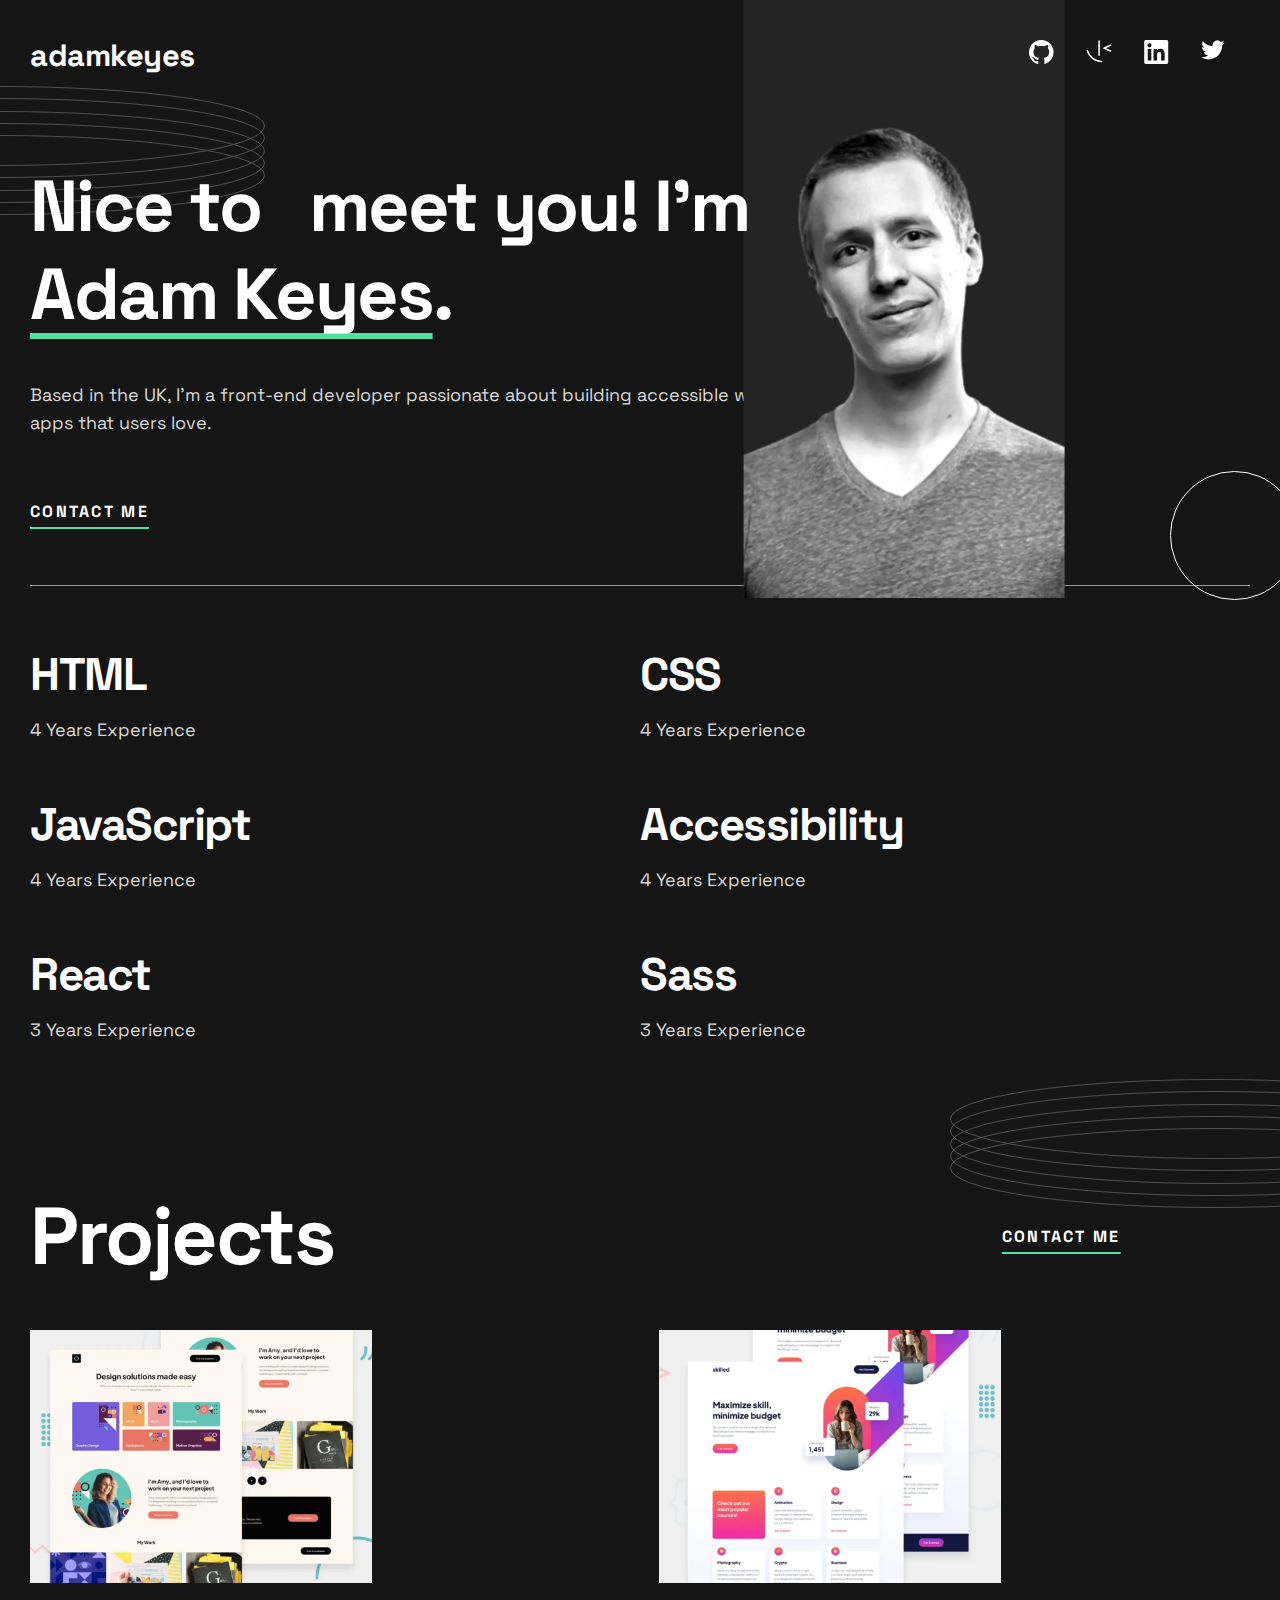
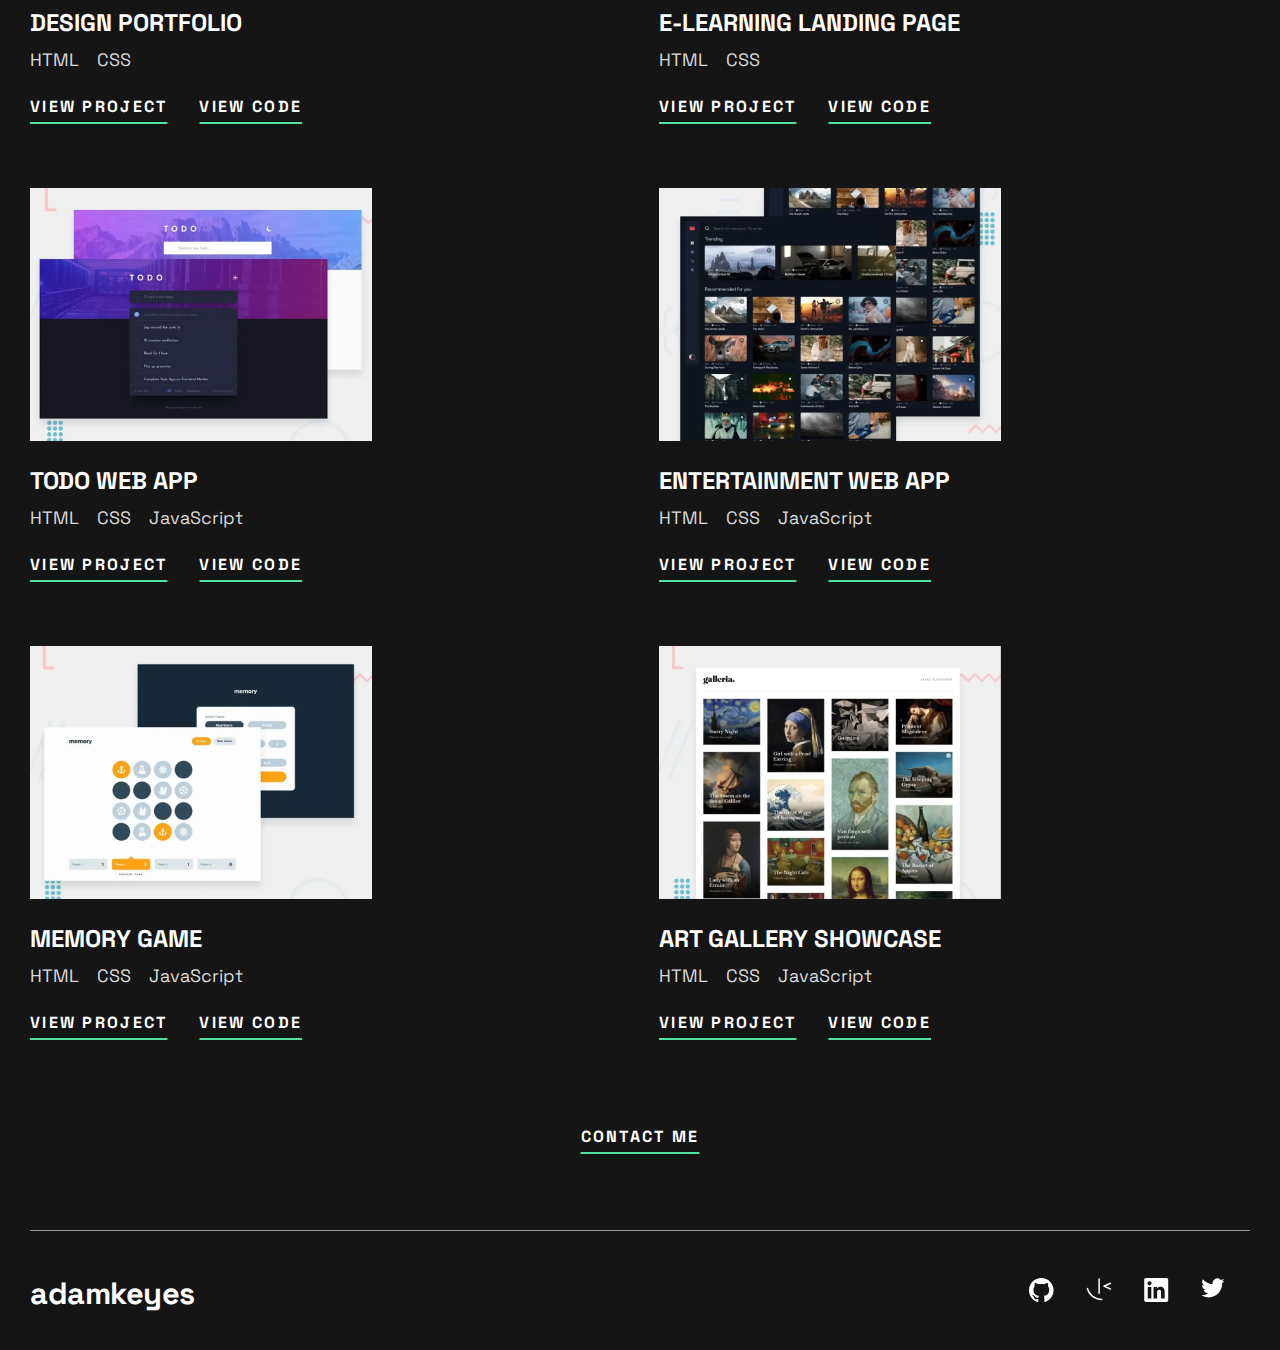
<file: index.html>
<!DOCTYPE html>
<html lang="en">
  <head>
    <meta charset="UTF-8" />
    <meta name="viewport" content="width=device-width, initial-scale=1.0" />
    <link rel="stylesheet" href="./styles.css" />
    <link
      rel="icon"
      type="image/png"
      sizes="32x32"
      href="./starter-code/assets/images/favicon-32x32.png"
    />

    <title>Frontend Mentor | Single-page developer portfolio</title>
  </head>

  <body>
    <!-- Social Links Section -->
    <section class="social-links">
      <span class="social-links__username heading-v2">adamkeyes</span>
      <ul class="social-links__social-links-container">
        <li class="social-links__link-container">
          <a class="social-links__github-link" href="#" target="_blank">
            <svg
              class="social-links__icon"
              xmlns="http://www.w3.org/2000/svg"
              width="25"
              height="24"
            >
              <path
                fill-rule="evenodd"
                d="M12.304 0C5.506 0 0 5.506 0 12.304c0 5.444 3.522 10.042 8.413 11.672.615.108.845-.261.845-.584 0-.292-.015-1.261-.015-2.291-3.091.569-3.891-.754-4.137-1.446-.138-.354-.738-1.446-1.261-1.738-.43-.23-1.046-.8-.016-.815.97-.015 1.661.892 1.892 1.261 1.107 1.86 2.876 1.338 3.584 1.015.107-.8.43-1.338.784-1.646-2.738-.307-5.598-1.368-5.598-6.074 0-1.338.477-2.446 1.26-3.307-.122-.308-.553-1.569.124-3.26 0 0 1.03-.323 3.383 1.26.985-.276 2.03-.415 3.076-.415 1.046 0 2.092.139 3.076.416 2.353-1.6 3.384-1.261 3.384-1.261.676 1.691.246 2.952.123 3.26.784.861 1.26 1.953 1.26 3.307 0 4.721-2.875 5.767-5.613 6.074.446.385.83 1.123.83 2.277 0 1.645-.015 2.968-.015 3.383 0 .323.231.708.846.584a12.324 12.324 0 0 0 8.382-11.672C24.607 5.506 19.101 0 12.304 0Z"
              />
            </svg>
          </a>
        </li>
        <li class="social-links__link-container">
          <a href="#" target="_blank">
            <svg
              class="social-links__icon"
              xmlns="http://www.w3.org/2000/svg"
              width="26"
              height="23"
            >
              <path
                d="M13.084.23a.751.751 0 0 0-.736.75v14.267a.75.75 0 1 0 1.5 0V.98a.75.75 0 0 0-.763-.75ZM24.44 4.504a.752.752 0 0 0-.284.064l-6.44 2.875a.752.752 0 0 0 0 1.37l6.44 2.884a.75.75 0 0 0 .612-1.369L19.861 8.13l4.907-2.191a.753.753 0 0 0 .38-.99.752.752 0 0 0-.708-.444ZM1.371 9.663a.752.752 0 0 0-.74.938C2.41 17.447 8.603 22.23 15.685 22.23a.75.75 0 1 0 0-1.501A14.053 14.053 0 0 1 2.083 10.225a.75.75 0 0 0-.712-.561v-.001Z"
              />
            </svg>
          </a>
        </li>
        <li class="social-links__link-container">
          <a href="#" target="_blank">
            <svg
              class="social-links__icon"
              xmlns="http://www.w3.org/2000/svg"
              width="25"
              height="24"
            >
              <path
                fill-rule="evenodd"
                d="M5.551 3.304c-1.14 0-2.067.926-2.067 2.064 0 1.14.928 2.066 2.067 2.066a2.066 2.066 0 0 0 0-4.13ZM3.767 8.998v11.453h3.562L7.33 8.998H3.767Zm5.798 0V20.45l3.554.002.002-5.668c0-1.454.253-2.941 2.132-2.941 1.851 0 1.851 1.755 1.851 3.036v5.571l3.559-.001v-6.28c0-2.834-.517-5.457-4.27-5.457-1.763 0-2.916.997-3.368 1.85h-.05V8.997h-3.41ZM22.435 24H1.982c-.976 0-1.77-.777-1.77-1.732V1.731C.212.776 1.006 0 1.982 0h20.453c.98 0 1.777.776 1.777 1.73v20.538c0 .955-.797 1.732-1.777 1.732Z"
              />
            </svg>
          </a>
        </li>
        <li class="social-links__link-container">
          <a href="#" target="_blank">
            <svg
              class="social-links__icon"
              xmlns="http://www.w3.org/2000/svg"
              width="24"
              height="20"
            >
              <path
                d="M23.492 2.705a9.563 9.563 0 0 1-2.742.751 4.788 4.788 0 0 0 2.1-2.643 9.536 9.536 0 0 1-3.033 1.159 4.778 4.778 0 0 0-8.14 4.357 13.564 13.564 0 0 1-9.844-4.99 4.774 4.774 0 0 0-.646 2.4 4.778 4.778 0 0 0 2.124 3.977 4.765 4.765 0 0 1-2.163-.598v.061a4.778 4.778 0 0 0 3.832 4.684 4.812 4.812 0 0 1-2.158.082 4.78 4.78 0 0 0 4.462 3.316 9.584 9.584 0 0 1-5.932 2.045c-.38 0-.762-.022-1.14-.067a13.508 13.508 0 0 0 7.32 2.146c8.787 0 13.59-7.277 13.59-13.589 0-.205-.004-.412-.013-.617a9.71 9.71 0 0 0 2.381-2.471l.002-.003Z"
              />
            </svg>
          </a>
        </li>
      </ul>
    </section>

    <img
      class="hero-section__pattern-rings"
      src="./starter-code/assets/images/pattern-rings.svg"
    />
    <img
      class="hero-section__pattern-circle"
      src="./starter-code/assets/images/pattern-circle.svg"
      alt=""
    />

    <main class="main-content">
      <!-- Hero Section -->
      <header class="hero-section">
        <div class="hero-section__text-content-container">
          <h1 class="hero-section__heading heading-xl">
            <span class="hero-section__heading--tablet">Nice to</span> meet you!
            I'm <span class="hero-section__heading-highlight">Adam Keyes</span>.
          </h1>
          <p class="hero-section__body body">
            Based in the UK, I'm a front-end developer passionate about building
            accessible web apps that users love.
          </p>
          <a class="hero-section__cta link" href="./contact.html">Contact me</a>
        </div>

        <picture class="hero-section__profile-picture-container">
          <source
            media="(min-width: 768px)"
            srcset="./starter-code/assets/images/image-profile-tablet.webp"
          />
          <source
            media="(min-width: 375px)"
            srcset="./starter-code/assets/images/image-profile-mobile.webp"
          />
          <img
            class="hero-section__image"
            src="./starter-code/assets/images/image-profile-desktop.webp"
            alt="Image of Adam Keyes"
          />
        </picture>
      </header>

      <!-- Experience Section-->

      <section class="experience-section">
        <div class="experience-section__skill-container">
          <h2 class="experience-section_skill-name heading-l">HTML</h2>
          <p class="experience-section__skill-experience-length body">
            4 Years Experience
          </p>
        </div>

        <div class="experience-section__skill-container">
          <h2 class="experience-section_skill-name heading-l">CSS</h2>
          <p class="experience-section__skill-experience-length body">
            4 Years Experience
          </p>
        </div>

        <div class="experience-section__skill-container">
          <h2 class="experience-section_skill-name heading-l">JavaScript</h2>
          <p class="experience-section__skill-experience-length body">
            4 Years Experience
          </p>
        </div>

        <div class="experience-section__skill-container">
          <h2 class="experience-section_skill-name heading-l">Accessibility</h2>
          <p class="experience-section__skill-experience-length body">
            4 Years Experience
          </p>
        </div>

        <div class="experience-section__skill-container">
          <h2 class="experience-section_skill-name heading-l">React</h2>
          <p class="experience-section__skill-experience-length body">
            3 Years Experience
          </p>
        </div>

        <div class="experience-section__skill-container">
          <h2 class="experience-section_skill-name heading-l">Sass</h2>
          <p class="experience-section__skill-experience-length body">
            3 Years Experience
          </p>
        </div>
      </section>

      <img
        class="experience-section__pattern-rings"
        src="./starter-code/assets/images/pattern-rings.svg"
        alt=""
      />

      <!-- Projects Section-->

      <section class="projects-section">
        <div class="projects-section__header-section">
          <h1 class="projects-section__header heading-xl">Projects</h1>
          <a class="projects-section__cta link" href="./contact.html"
            >Contact me</a
          >
        </div>

        <div class="projects-section__project-collection-container">
          <!-- Design Portfolio -->
          <div class="projects-section__single-project-container">
            <!-- Overlay -->
            <div class="projects-section__project-thumbnail-overlay">
              <a class="projects-section__live-site-link link" href="#"
                >View project</a
              >
              <a class="projects-section__repo-link link" href="">View code</a>
            </div>
            <!-- Base Thumbnail -->

            <img
              class="projects-section__project-thumbnail"
              src="./starter-code/assets/images/thumbnail-project-1-large.webp"
              alt="Thumbnail of Design Portfolio project"
            />

            <div class="projects-section__project-info-container">
              <h3 class="projects-section__project-name heading-m">
                Design portfolio
              </h3>
              <div class="projects-section__project-skill-bodys-container">
                <p class="projects-section__project-skill body">HTML</p>
                <p class="projects-section__project-skill body">CSS</p>
              </div>
              <div class="projects-section__project-links-container">
                <a class="projects-section__live-site-link link" href="#"
                  >View project</a
                >
                <a class="projects-section__repo-link link" href=""
                  >View code</a
                >
              </div>
            </div>
          </div>

          <!-- E-Learning Landing Page -->
          <div class="projects-section__single-project-container">
            <!-- Overlay -->
            <div class="projects-section__project-thumbnail-overlay">
              <a class="projects-section__live-site-link link" href="#"
                >View project</a
              >
              <a class="projects-section__repo-link link" href="">View code</a>
            </div>
            <!-- Base Thumbnail -->
            <img
              class="projects-section__project-thumbnail"
              src="./starter-code/assets/images/thumbnail-project-2-large.webp"
              alt="Thumbnail of E-learning landing page project"
            />
            <div class="projects-section__project-info-container">
              <h3 class="projects-section__project-name heading-m">
                E-learning landing page
              </h3>
              <div class="projects-section__project-skill-bodys-container">
                <p class="projects-section__project-skill body">HTML</p>
                <p class="projects-section__project-skill body">CSS</p>
              </div>
              <div class="projects-section__project-links-container">
                <a class="projects-section__live-site-link link" href="#"
                  >View project</a
                >
                <a class="projects-section__repo-link link" href=""
                  >View code</a
                >
              </div>
            </div>
          </div>

          <!-- Todo Web App -->
          <div class="projects-section__single-project-container">
            <!-- Overlay -->
            <div class="projects-section__project-thumbnail-overlay">
              <a class="projects-section__live-site-link link" href="#"
                >View project</a
              >
              <a class="projects-section__repo-link link" href="">View code</a>
            </div>
            <!-- Base Thumbnail -->
            <img
              class="projects-section__project-thumbnail"
              src="./starter-code/assets/images/thumbnail-project-3-large.webp"
              alt="Thumbnail of Todo Web App project"
            />
            <div class="projects-section__project-info-container">
              <h3 class="projects-section__project-name heading-m">
                Todo web app
              </h3>
              <div class="projects-section__project-skill-bodys-container">
                <p class="projects-section__project-skill body">HTML</p>
                <p class="projects-section__project-skill body">CSS</p>
                <p class="projects-section__project-skill body">JavaScript</p>
              </div>
              <div class="projects-section__project-links-container">
                <a class="projects-section__live-site-link link" href="#"
                  >View project</a
                >
                <a class="projects-section__repo-link link" href=""
                  >View code</a
                >
              </div>
            </div>
          </div>

          <!-- Entertainment Web App-->
          <div class="projects-section__single-project-container">
            <!-- Overlay -->
            <div class="projects-section__project-thumbnail-overlay">
              <a class="projects-section__live-site-link link" href="#"
                >View project</a
              >
              <a class="projects-section__repo-link link" href="">View code</a>
            </div>
            <!-- Base Thumbnail -->
            <img
              class="projects-section__project-thumbnail"
              src="./starter-code/assets/images/thumbnail-project-4-large.webp"
              alt="Thumbnail of Entertainment Web App project"
            />
            <div class="projects-section__project-info-container">
              <h3 class="projects-section__project-name heading-m">
                Entertainment web app
              </h3>
              <div class="projects-section__project-skill-bodys-container">
                <p class="projects-section__project-skill body">HTML</p>
                <p class="projects-section__project-skill body">CSS</p>
                <p class="projects-section__project-skill body">JavaScript</p>
              </div>
              <div class="projects-section__project-links-container">
                <a class="projects-section__live-site-link link" href="#"
                  >View project</a
                >
                <a class="projects-section__repo-link link" href=""
                  >View code</a
                >
              </div>
            </div>
          </div>

          <!-- Memory Game -->
          <div class="projects-section__single-project-container">
            <!-- Overlay -->
            <div class="projects-section__project-thumbnail-overlay">
              <a class="projects-section__live-site-link link" href="#"
                >View project</a
              >
              <a class="projects-section__repo-link link" href="">View code</a>
            </div>
            <!-- Base Thumbnail -->
            <img
              class="projects-section__project-thumbnail"
              src="./starter-code/assets/images/thumbnail-project-5-large.webp"
              alt="Thumbnail of Memory Game project"
            />
            <div class="projects-section__project-info-container">
              <h3 class="projects-section__project-name heading-m">
                Memory Game
              </h3>
              <div class="projects-section__project-skill-bodys-container">
                <p class="projects-section__project-skill body">HTML</p>
                <p class="projects-section__project-skill body">CSS</p>
                <p class="projects-section__project-skill body">JavaScript</p>
              </div>
              <div class="projects-section__project-links-container">
                <a class="projects-section__live-site-link link" href="#"
                  >View project</a
                >
                <a class="projects-section__repo-link link" href=""
                  >View code</a
                >
              </div>
            </div>
          </div>

          <!-- Art Gallery Showcase -->
          <div class="projects-section__single-project-container">
            <!-- Overlay -->
            <div class="projects-section__project-thumbnail-overlay">
              <a class="projects-section__live-site-link link" href="#"
                >View project</a
              >
              <a class="projects-section__repo-link link" href="">View code</a>
            </div>
            <!-- Base Thumbnail -->
            <img
              class="projects-section__project-thumbnail"
              src="./starter-code/assets/images/thumbnail-project-6-large.webp"
              alt="Thumbnail of Art Gallery Showcase project"
            />
            <div class="projects-section__project-info-container">
              <h3 class="projects-section__project-name heading-m">
                Art Gallery Showcase
              </h3>
              <div class="projects-section__project-skill-bodys-container">
                <p class="projects-section__project-skill body">HTML</p>
                <p class="projects-section__project-skill body">CSS</p>
                <p class="projects-section__project-skill body">JavaScript</p>
              </div>
              <div class="projects-section__project-links-container">
                <a class="projects-section__live-site-link link" href="#"
                  >View project</a
                >
                <a class="projects-section__repo-link link" href=""
                  >View code</a
                >
              </div>
            </div>
          </div>
        </div>
      </section>

      <a class="projects-section__cta link" href="./contact.html">Contact me</a>
    </main>

    <section class="social-links--footer">
      <span class="social-links__username heading-v2">adamkeyes</span>
      <ul class="social-links__social-links-container">
        <li class="social-links__link-container">
          <a class="social-links__github-link" href="#" target="_blank">
            <svg
              class="social-links__icon"
              xmlns="http://www.w3.org/2000/svg"
              width="25"
              height="24"
            >
              <path
                fill-rule="evenodd"
                d="M12.304 0C5.506 0 0 5.506 0 12.304c0 5.444 3.522 10.042 8.413 11.672.615.108.845-.261.845-.584 0-.292-.015-1.261-.015-2.291-3.091.569-3.891-.754-4.137-1.446-.138-.354-.738-1.446-1.261-1.738-.43-.23-1.046-.8-.016-.815.97-.015 1.661.892 1.892 1.261 1.107 1.86 2.876 1.338 3.584 1.015.107-.8.43-1.338.784-1.646-2.738-.307-5.598-1.368-5.598-6.074 0-1.338.477-2.446 1.26-3.307-.122-.308-.553-1.569.124-3.26 0 0 1.03-.323 3.383 1.26.985-.276 2.03-.415 3.076-.415 1.046 0 2.092.139 3.076.416 2.353-1.6 3.384-1.261 3.384-1.261.676 1.691.246 2.952.123 3.26.784.861 1.26 1.953 1.26 3.307 0 4.721-2.875 5.767-5.613 6.074.446.385.83 1.123.83 2.277 0 1.645-.015 2.968-.015 3.383 0 .323.231.708.846.584a12.324 12.324 0 0 0 8.382-11.672C24.607 5.506 19.101 0 12.304 0Z"
              />
            </svg>
          </a>
        </li>
        <li class="social-links__link-container">
          <a href="#" target="_blank">
            <svg
              class="social-links__icon"
              xmlns="http://www.w3.org/2000/svg"
              width="26"
              height="23"
            >
              <path
                d="M13.084.23a.751.751 0 0 0-.736.75v14.267a.75.75 0 1 0 1.5 0V.98a.75.75 0 0 0-.763-.75ZM24.44 4.504a.752.752 0 0 0-.284.064l-6.44 2.875a.752.752 0 0 0 0 1.37l6.44 2.884a.75.75 0 0 0 .612-1.369L19.861 8.13l4.907-2.191a.753.753 0 0 0 .38-.99.752.752 0 0 0-.708-.444ZM1.371 9.663a.752.752 0 0 0-.74.938C2.41 17.447 8.603 22.23 15.685 22.23a.75.75 0 1 0 0-1.501A14.053 14.053 0 0 1 2.083 10.225a.75.75 0 0 0-.712-.561v-.001Z"
              />
            </svg>
          </a>
        </li>
        <li class="social-links__link-container">
          <a href="#" target="_blank">
            <svg
              class="social-links__icon"
              xmlns="http://www.w3.org/2000/svg"
              width="25"
              height="24"
            >
              <path
                fill-rule="evenodd"
                d="M5.551 3.304c-1.14 0-2.067.926-2.067 2.064 0 1.14.928 2.066 2.067 2.066a2.066 2.066 0 0 0 0-4.13ZM3.767 8.998v11.453h3.562L7.33 8.998H3.767Zm5.798 0V20.45l3.554.002.002-5.668c0-1.454.253-2.941 2.132-2.941 1.851 0 1.851 1.755 1.851 3.036v5.571l3.559-.001v-6.28c0-2.834-.517-5.457-4.27-5.457-1.763 0-2.916.997-3.368 1.85h-.05V8.997h-3.41ZM22.435 24H1.982c-.976 0-1.77-.777-1.77-1.732V1.731C.212.776 1.006 0 1.982 0h20.453c.98 0 1.777.776 1.777 1.73v20.538c0 .955-.797 1.732-1.777 1.732Z"
              />
            </svg>
          </a>
        </li>
        <li class="social-links__link-container">
          <a href="#" target="_blank">
            <svg
              class="social-links__icon"
              xmlns="http://www.w3.org/2000/svg"
              width="24"
              height="20"
            >
              <path
                d="M23.492 2.705a9.563 9.563 0 0 1-2.742.751 4.788 4.788 0 0 0 2.1-2.643 9.536 9.536 0 0 1-3.033 1.159 4.778 4.778 0 0 0-8.14 4.357 13.564 13.564 0 0 1-9.844-4.99 4.774 4.774 0 0 0-.646 2.4 4.778 4.778 0 0 0 2.124 3.977 4.765 4.765 0 0 1-2.163-.598v.061a4.778 4.778 0 0 0 3.832 4.684 4.812 4.812 0 0 1-2.158.082 4.78 4.78 0 0 0 4.462 3.316 9.584 9.584 0 0 1-5.932 2.045c-.38 0-.762-.022-1.14-.067a13.508 13.508 0 0 0 7.32 2.146c8.787 0 13.59-7.277 13.59-13.589 0-.205-.004-.412-.013-.617a9.71 9.71 0 0 0 2.381-2.471l.002-.003Z"
              />
            </svg>
          </a>
        </li>
      </ul>
    </section>
  </body>
</html>
</file>
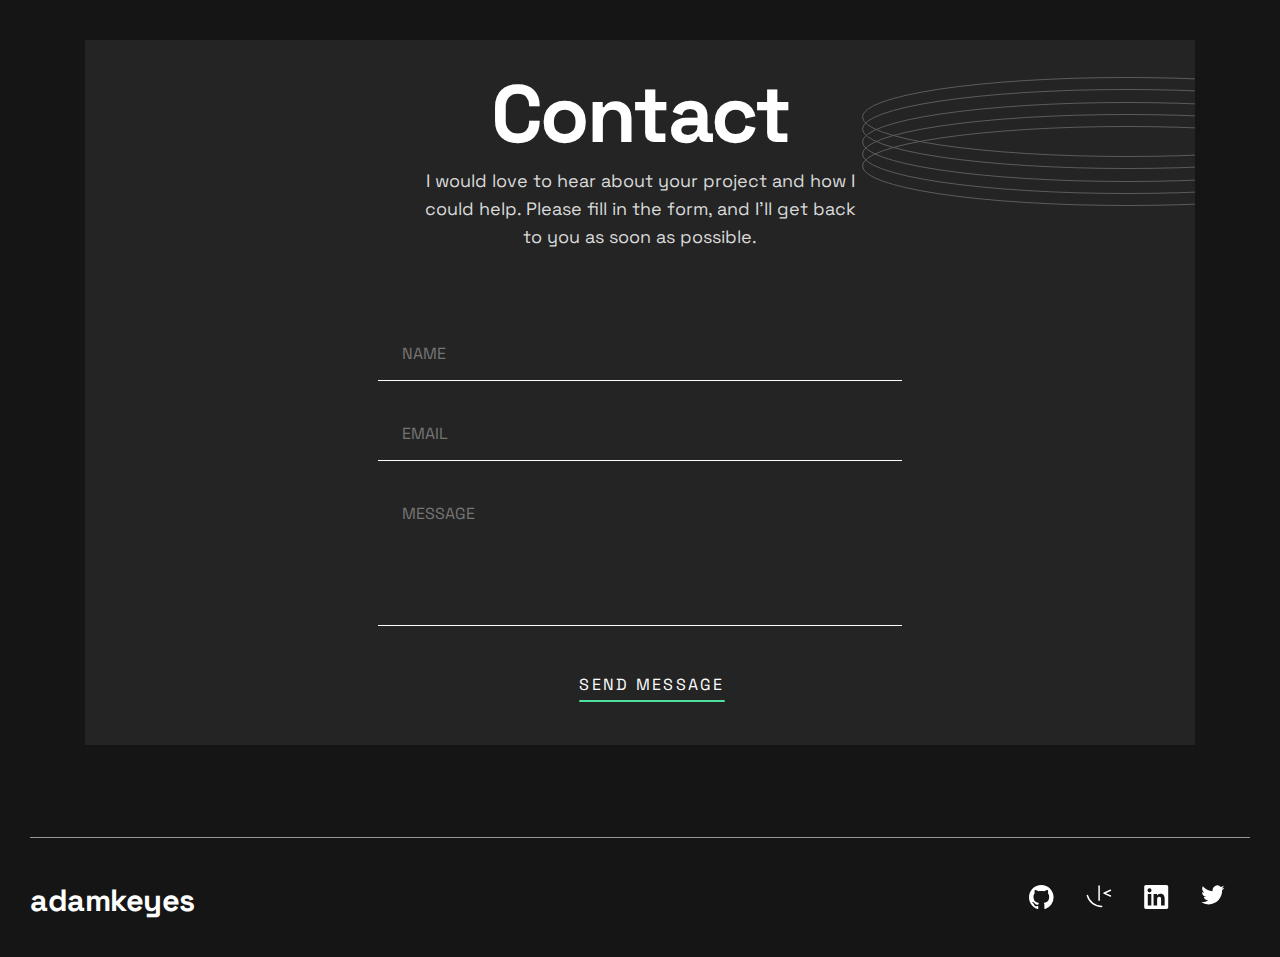
<file: contact.html>
<!DOCTYPE html>
<html lang="en">
  <head>
    <meta name="viewport" content="initial-scale=1.0, width=device-width" />
    <meta charset="UTF-8" />
    <title>Frontend Mentor | Contact Page</title>
    <script src="./script.js" defer></script>
    <link
      rel="favicon"
      type="image/png"
      href="./starter-code/assets/images/favicon-32x32.png"
      sizes="32x32"
    />
    <link rel="stylesheet" href="./styles.css" />
  </head>

  <body>
    <main class="contact-section">
      <div class="contact-section__text-container">
        <h1 class="contact-section__heading heading-xl">Contact</h1>
        <p class="contact-section__body body">
          I would love to hear about your project and how I could help. Please
          fill in the form, and I’ll get back to you as soon as possible.
        </p>
      </div>

      <img
        class="contact-section__pattern-rings"
        src="./starter-code/assets/images/pattern-rings.svg"
        alt="Invalid format alert"
      />

      <!-- Form Section -->

      <form
        id="form"
        class="contact-section__form"
        action="./index.html"
        method="post"
      >
        <div class="contact-section__form-input-container--name">
          <input
            id="name"
            class="contact-section__form-input"
            name="name"
            type="text"
            placeholder="NAME"
          />
          <img
            class="contact-section__form-error-icon error"
            src="./starter-code/assets/images/Group 25.svg"
            alt="Invalid format alert"
          />
          <p class="contact-section__form-error-message error error-text">
            Sorry, invalid format here
          </p>
        </div>
        <br />
        <div class="contact-section__form-input-container--email">
          <input
            id="email"
            class="contact-section__form-input"
            name="email"
            type="text"
            placeholder="EMAIL"
          />
          <img
            class="contact-section__form-error-icon error"
            src="./starter-code/assets/images/Group 25.svg"
            alt="Invalid format alert"
          />
          <p class="contact-section__form-error-message error-text error">
            Sorry, invalid format here
          </p>
        </div>
        <br />
        <div class="contact-section__form-input-container--message">
          <textarea
            id="message"
            class="contact-section__form-input"
            name="message"
            id="message"
            placeholder="MESSAGE"
          ></textarea>
          <img
            class="contact-section__form-error-icon error"
            src="./starter-code/assets/images/Group 25.svg"
            alt="Invalid format alert"
          />
          <p class="contact-section__form-error-message error-text error">
            Sorry, invalid format here
          </p>
        </div>

        <br />
        <button
          id="submit"
          class="contact-section__form-input link"
          type="submit"
          name="sumbit"
          id="submit"
        >
          Send Message
        </button>
      </form>
    </main>

    <footer class="contact-page__footer">
      <section class="social-links--footer">
        <span class="social-links__username heading-v2">adamkeyes</span>
        <ul class="social-links__social-links-container">
          <li class="social-links__link-container">
            <a class="social-links__github-link" href="#" target="_blank">
              <svg
                class="social-links__icon"
                xmlns="http://www.w3.org/2000/svg"
                width="25"
                height="24"
              >
                <path
                  fill-rule="evenodd"
                  d="M12.304 0C5.506 0 0 5.506 0 12.304c0 5.444 3.522 10.042 8.413 11.672.615.108.845-.261.845-.584 0-.292-.015-1.261-.015-2.291-3.091.569-3.891-.754-4.137-1.446-.138-.354-.738-1.446-1.261-1.738-.43-.23-1.046-.8-.016-.815.97-.015 1.661.892 1.892 1.261 1.107 1.86 2.876 1.338 3.584 1.015.107-.8.43-1.338.784-1.646-2.738-.307-5.598-1.368-5.598-6.074 0-1.338.477-2.446 1.26-3.307-.122-.308-.553-1.569.124-3.26 0 0 1.03-.323 3.383 1.26.985-.276 2.03-.415 3.076-.415 1.046 0 2.092.139 3.076.416 2.353-1.6 3.384-1.261 3.384-1.261.676 1.691.246 2.952.123 3.26.784.861 1.26 1.953 1.26 3.307 0 4.721-2.875 5.767-5.613 6.074.446.385.83 1.123.83 2.277 0 1.645-.015 2.968-.015 3.383 0 .323.231.708.846.584a12.324 12.324 0 0 0 8.382-11.672C24.607 5.506 19.101 0 12.304 0Z"
                />
              </svg>
            </a>
          </li>
          <li class="social-links__link-container">
            <a href="#" target="_blank">
              <svg
                class="social-links__icon"
                xmlns="http://www.w3.org/2000/svg"
                width="26"
                height="23"
              >
                <path
                  d="M13.084.23a.751.751 0 0 0-.736.75v14.267a.75.75 0 1 0 1.5 0V.98a.75.75 0 0 0-.763-.75ZM24.44 4.504a.752.752 0 0 0-.284.064l-6.44 2.875a.752.752 0 0 0 0 1.37l6.44 2.884a.75.75 0 0 0 .612-1.369L19.861 8.13l4.907-2.191a.753.753 0 0 0 .38-.99.752.752 0 0 0-.708-.444ZM1.371 9.663a.752.752 0 0 0-.74.938C2.41 17.447 8.603 22.23 15.685 22.23a.75.75 0 1 0 0-1.501A14.053 14.053 0 0 1 2.083 10.225a.75.75 0 0 0-.712-.561v-.001Z"
                />
              </svg>
            </a>
          </li>
          <li class="social-links__link-container">
            <a href="#" target="_blank">
              <svg
                class="social-links__icon"
                xmlns="http://www.w3.org/2000/svg"
                width="25"
                height="24"
              >
                <path
                  fill-rule="evenodd"
                  d="M5.551 3.304c-1.14 0-2.067.926-2.067 2.064 0 1.14.928 2.066 2.067 2.066a2.066 2.066 0 0 0 0-4.13ZM3.767 8.998v11.453h3.562L7.33 8.998H3.767Zm5.798 0V20.45l3.554.002.002-5.668c0-1.454.253-2.941 2.132-2.941 1.851 0 1.851 1.755 1.851 3.036v5.571l3.559-.001v-6.28c0-2.834-.517-5.457-4.27-5.457-1.763 0-2.916.997-3.368 1.85h-.05V8.997h-3.41ZM22.435 24H1.982c-.976 0-1.77-.777-1.77-1.732V1.731C.212.776 1.006 0 1.982 0h20.453c.98 0 1.777.776 1.777 1.73v20.538c0 .955-.797 1.732-1.777 1.732Z"
                />
              </svg>
            </a>
          </li>
          <li class="social-links__link-container">
            <a href="#" target="_blank">
              <svg
                class="social-links__icon"
                xmlns="http://www.w3.org/2000/svg"
                width="24"
                height="20"
              >
                <path
                  d="M23.492 2.705a9.563 9.563 0 0 1-2.742.751 4.788 4.788 0 0 0 2.1-2.643 9.536 9.536 0 0 1-3.033 1.159 4.778 4.778 0 0 0-8.14 4.357 13.564 13.564 0 0 1-9.844-4.99 4.774 4.774 0 0 0-.646 2.4 4.778 4.778 0 0 0 2.124 3.977 4.765 4.765 0 0 1-2.163-.598v.061a4.778 4.778 0 0 0 3.832 4.684 4.812 4.812 0 0 1-2.158.082 4.78 4.78 0 0 0 4.462 3.316 9.584 9.584 0 0 1-5.932 2.045c-.38 0-.762-.022-1.14-.067a13.508 13.508 0 0 0 7.32 2.146c8.787 0 13.59-7.277 13.59-13.589 0-.205-.004-.412-.013-.617a9.71 9.71 0 0 0 2.381-2.471l.002-.003Z"
                />
              </svg>
            </a>
          </li>
        </ul>
      </section>
    </footer>
  </body>
</html>
</file>
<file: styles.css>
* {
  box-sizing: border-box;
  margin: 0;
  padding: 0;
  text-decoration: none;
  color: white;
}

/* Colour Styles */
:root {
  --black: #151515;
  --neon: #4ee1a0;
  --slate-gray: #242424;
  --gray: #d9d9d9;
  --white: #fff;
  --dark-gray: #979797;
  --error-color: #ff6f5b;
}

/* Typography */

@font-face {
  font-family: "Space Grotesk";
  src: url(./starter-code/assets/fonts/SpaceGrotesk-VariableFont_wght.ttf);
}

.heading-xl {
  font-size: clamp(2.5rem, 1.444rem + 4.507vw, 5.5rem);
  font-family: "Space Grotesk";
  line-height: 5.5rem;
  font-weight: 700;
  letter-spacing: -0.15625rem;
}

.heading-l {
  font-family: "Space Grotesk";
  font-size: clamp(2rem, 1.648rem + 1.502vw, 3rem);
  line-height: 3.5rem;
  letter-spacing: -0.09375rem;
  font-weight: 700;
}

.heading-v2 {
  font-family: "Space Grotesk";
  font-size: clamp(1.5rem, 1.324rem + 0.751vw, 2rem);
  line-height: 2rem;
  letter-spacing: -0.0275rem;
  font-weight: 700;
}

.heading-m {
  font-family: "Space Grotesk";
  font-size: 1.5rem;
  line-height: 2rem;
  letter-spacing: 0;
  font-weight: 700;
}

.body {
  font-family: "Space Grotesk";
  font-size: 1.125rem;
  font-weight: 400;
  line-height: 1.75rem;
  letter-spacing: 0;
  color: var(--gray);
}

.link {
  font-family: "Space Grotesk";
  text-wrap: nowrap;
  font-size: 1rem;
  font-weight: 700;
  line-height: 1.625rem;
  letter-spacing: 0.143125rem;
  text-decoration: underline var(--neon) solid;
  text-decoration-skip-ink: none;
  text-underline-offset: 0.625rem;
  text-decoration-thickness: 2px;
  text-transform: uppercase;
  transition: color 0.3s ease 0s;
}

.error-text {
  font-size: 0.75rem;
  color: var(--error-color);
  font-family: "Space Grotesk";
  line-height: 1rem;
  letter-spacing: -0.17px;
}

.link:hover,
.link:focus {
  color: var(--neon);
  cursor: pointer;
}

/* Layout Design */
html {
  overflow-x: hidden;
}

body {
  overflow-x: hidden;
  display: flex;
  flex-flow: column nowrap;
  justify-content: center;
  align-items: center;
  position: relative;
  background-color: var(--black);
  width: 100%;
  padding: 2.5rem 11.458333333333333%;
}

/* Social Links Design */

.social-links--footer {
  border-top: solid var(--dark-gray) 1px;
  padding-top: 2.9375rem;
}

.social-links,
.social-links--footer {
  width: 100%;
  display: flex;
  justify-content: space-between;
}

.social-links__social-links-container {
  display: flex;
  column-gap: 2rem;
  list-style-type: none;
  padding-right: 2.059027777777778%;
  z-index: 1;
}

.social-links__icon {
  fill: var(--white);
  transition: fill 0.25s ease 0s;
}

.social-links__icon:hover {
  fill: var(--neon);
}

/* Main Content */

.main-content {
  overflow-x: hidden;
  width: 100%;
}

/* Hero Section */

.hero-section {
  margin-top: 7.9375rem;
  min-height: max-content;
  max-width: 100%;
}

.hero-section__pattern-circle {
  position: absolute;
  top: 32.5625rem;
  left: 53.19444444444444%;
  z-index: 1;
}

.hero-section__pattern-rings {
  position: absolute;
  top: 8.3125rem;
  left: -6.25rem;
}

.hero-section__text-content-container {
  inline-size: 63.6036036036036%;
  block-size: fit-content;
  display: flex;
  flex-flow: column nowrap;
  align-items: flex-start;
  justify-content: flex-start;
}

.hero-section__heading {
  z-index: 1;
}

.hero-section__heading-highlight {
  text-decoration: underline var(--neon) solid;
  text-decoration-skip-ink: none;
  text-underline-offset: 0.9rem;
  text-decoration-thickness: 6px;
}

.hero-section__body {
  margin: 2.6875rem 0 4.125rem;
  block-size: 5.25rem;
  inline-size: 63.03116147308782%;
}

.hero-section__image {
  block-size: 45rem;
  width: 28.4375rem;
  position: absolute;
  top: 0;
  left: 57.63888888888889%;
}

/* Experience Section */

.experience-section {
  border-top: solid var(--dark-gray) 1px;
  margin-top: 16.5rem;
  margin-bottom: 8.75rem;
  padding-top: 4.5rem;
  padding-right: 7.4375rem;
  display: grid;
  grid-template-columns: repeat(3, 1fr);
  grid-template-rows: repeat(2, auto);
  gap: 3.625rem 5.9375rem;
}

.experience-section__pattern-rings {
  position: absolute;
  top: 70rem;
  left: 79.79166666666667%;
  z-index: 2;
}

.experience-section__skill-container {
  display: flex;
  flex-flow: column nowrap;
  row-gap: 0.875rem;
}

.experience-section__skill-name {
  color: var(--white);
}

/* Projects Section */

.projects-section {
  display: flex;
  flex-direction: column;
}

.projects-section__header-section {
  display: flex;
  justify-content: space-between;
  align-items: center;
  column-gap: 59.0990990990991%;
}

.projects-section__project-collection-container {
  display: grid;
  width: 100%;
  justify-content: space-around;
  grid-template-columns: repeat(2, 1fr);
  grid-template-rows: repeat(3, 30.4375rem);
  gap: 4.3125rem 2.702702702702703%;
}

.projects-section__single-project-container {
  block-size: 100%;
  position: relative;
}

.projects-section__project-links-container {
  display: none;
}

.projects-section__project-thumbnail-overlay {
  display: flex;
  flex-direction: column;
  justify-content: center;
  align-items: center;
  row-gap: 3rem;
  position: absolute;
  top: 0;
  left: 0;
  opacity: 0;
  height: 82.13552361396304%;
  width: 100%;
  background-color: var(--black);
  z-index: 1;
  transition: opacity 0.3s ease 0s;
}

.projects-section__project-thumbnail-overlay:hover,
.projects-section__project-thumbnail-overlay:focus {
  opacity: 0.85;
}

.projects-section__project-thumbnail {
  max-height: 82.13552361396304%;
  width: auto;
}

.projects-section__project-info-container {
  padding-top: 1.25rem;
}

.projects-section__project-name {
  text-transform: uppercase;
}

.projects-section__project-skill-bodys-container {
  display: flex;
  padding-top: 7px;
  column-gap: 1.125rem;
}

.projects-section__cta {
  display: block;
  margin: 5rem auto;
  text-align: center;
  width: fit-content;
}

/* Contact Page */

.contact-section {
  position: relative;
  display: flex;
  flex-direction: row;
  justify-content: space-between;
  background-color: var(--slate-gray);
  width: 69.375rem;
  padding: 5.25rem 5.864864864864865% 5.75rem;
  margin-bottom: 5.75rem;
  overflow-x: hidden;
  column-gap: 19.81981981981982%;
}

.contact-section__pattern-rings {
  position: absolute;
  left: -12.8125rem;
  top: 68.444444444444444%;
}

.contact-section__text-container {
  display: inline-flex;
  row-gap: 2.25rem;
  width: 50%;
  flex-flow: column wrap;
  justify-content: flex-start;
  align-items: flex-start;
}

.contact-section__body {
  inline-size: 27.8125rem;
}

.contact-section__form {
  display: inline-flex;
  flex-direction: column;
  width: 50%;
}

.contact-section__form-input-container--name,
.contact-section__form-input-container--message,
.contact-section__form-input-container--email {
  min-width: 100%;
  position: relative;
}

.error {
  visibility: hidden;
  border-bottom-color: var(--error-color);
}

.contact-section__form-error-icon {
  position: absolute;
  right: 0;
  top: 0;
}

.contact-section__form-error-message {
  margin-left: 58%;
  padding-top: 0.5rem;
}

.contact-section__form-input {
  background-color: transparent;
  width: 100%;
  border-top: none;
  border-right: none;
  border-left: none;
  border-bottom-width: 1px;
  padding-bottom: 1rem;
  padding-left: 1.5rem;
  border-bottom-color: var(--white);
  font-family: "Space Grotesk";
  font-weight: 400;
  font-size: 1rem;
  transition: all 0.6s ease 0s;
}

.contact-section__form-input:focus {
  outline: none;
}

.contact-section__form-input[name="message"] {
  padding-bottom: 5rem;
  border-bottom-color: var(--white);
  resize: none;
}

.contact-section__form-input[type="submit"] {
  border: none;
  align-self: end;
}

.contact-page__footer {
  width: 100%;
}

/* Tablet Media Queries */

@media only screen and (min-width: 26.5625em) and (max-width: 80em) {
  /* Body Layout */

  body {
    padding-inline: 1.875rem;
  }

  /* Hero Section */

  .hero-section {
    margin-top: 5.625rem;
  }

  .hero-section__pattern-circle {
    left: 91.40625%;
    top: 29.437rem;
  }

  .hero-section__pattern-rings {
    top: 5.375rem;
    left: -16.5625rem;
  }

  .hero-section__image {
    width: 20.125rem;
    height: auto;
    left: 58.03125%;
  }

  .hero-section__text-content-container {
    max-inline-size: 62.85310734463277%;
  }

  .hero-section__heading {
    font-size: 4.5rem;
    letter-spacing: -0.128125rem;
    inline-size: 100%;
    text-wrap: wrap;
  }

  .hero-section__heading--tablet {
    padding-right: 2rem;
  }

  .hero-section__body {
    inline-size: 98.37667384690547%;
    margin-bottom: 2.125rem;
  }

  /* Experience Section */

  .experience-section {
    margin-top: 3.75rem;
    grid-template-columns: repeat(2, 1fr);
    grid-template-rows: repeat(3, 3fr);
    gap: 3.25rem 0;
    padding-right: 0;
    padding-top: 3.75rem;
    margin-bottom: 6.25rem;
  }

  .experience-section__pattern-rings {
    top: 67.4375rem;
    left: 74.21875%;
  }

  /* Projects Section */

  .projects-section__header-section {
    column-gap: 44.2090395480226%;
  }

  .projects-section__single-project-container {
    max-height: 24.875rem;
  }

  .projects-section__project-thumbnail-overlay {
    display: none;
  }

  .projects-section__project-collection-container {
    grid-template-rows: repeat(3, 24.875rem);
    gap: 3.75rem 3.107344632768362%;
  }

  .projects-section__project-links-container {
    display: flex;
    column-gap: 2rem;
    margin-top: 1.25rem;
  }

  .project-section__thumbnail-container {
    width: fit-content;
    height: auto;
  }

  .projects-section__project-thumbnail {
    width: auto;
    height: 15.8125rem;
  }

  /* Contact Section */

  .contact-section {
    max-width: 95%;
    flex-flow: column nowrap;
    align-items: center;
    justify-content: center;
    row-gap: 5.8rem;
    padding: 2.5%;
  }

  .contact-section__pattern-rings {
    top: 2.3rem;
    left: 70%;
  }

  .contact-section__text-container { 
    text-align: center;
    display: flex;
    width: 100%;
    align-items: center;
    row-gap: .5rem;
  }
}
</file>
